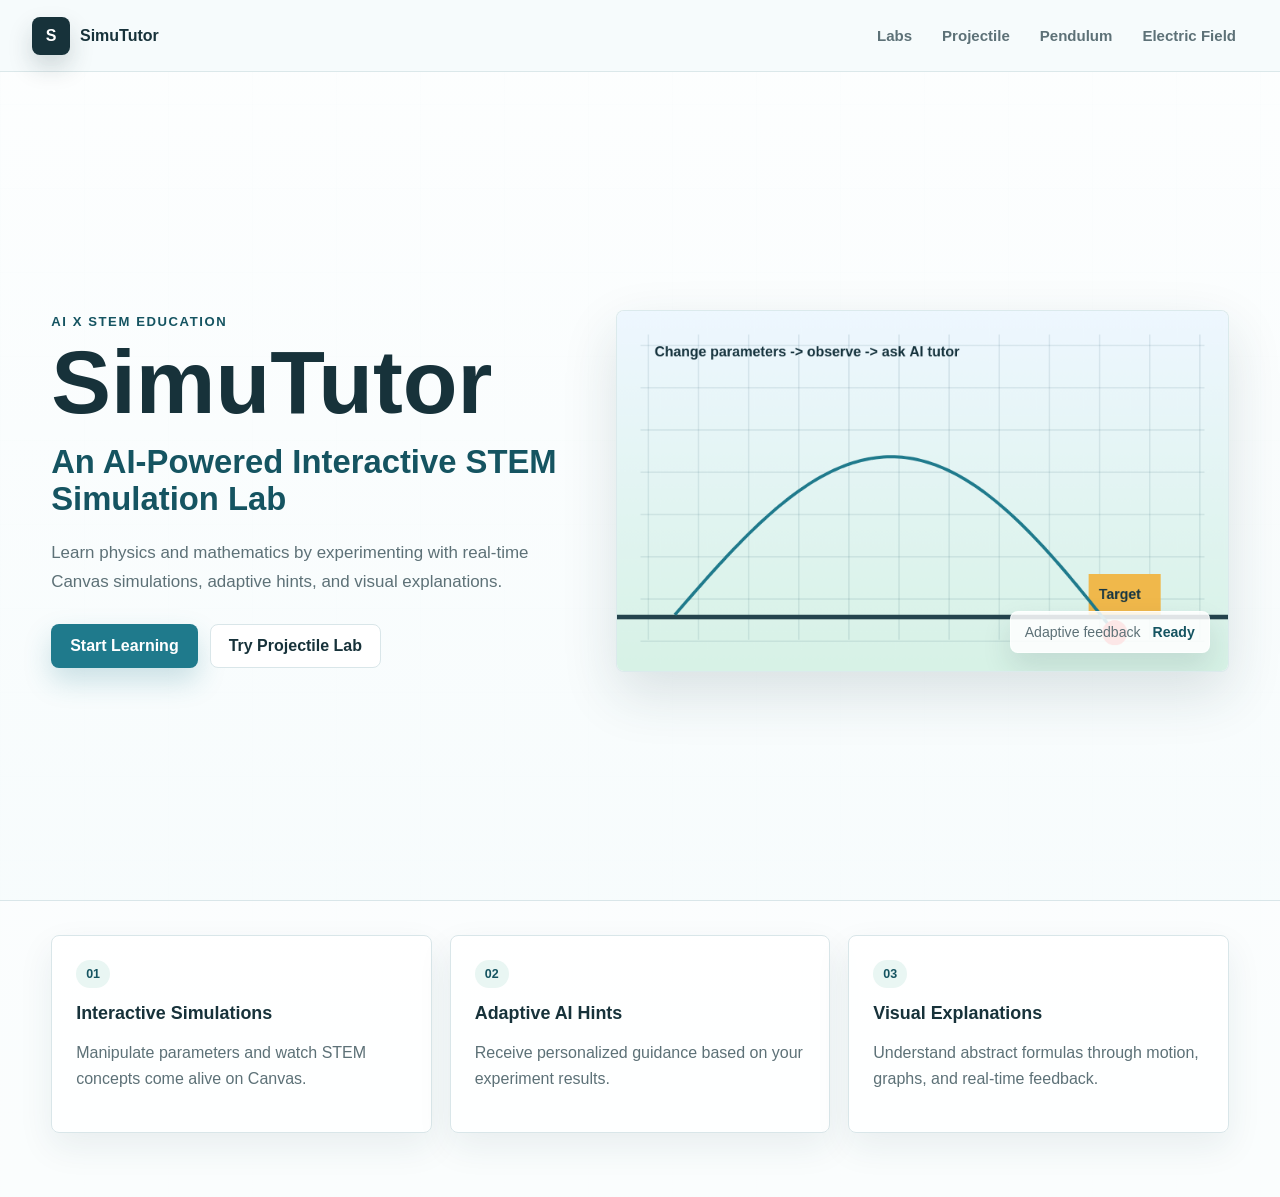
<file: index.html>
<!DOCTYPE html>
<html lang="en">
<head>
  <meta charset="UTF-8">
  <meta name="viewport" content="width=device-width, initial-scale=1.0">
  <title>SimuTutor | AI-Powered STEM Simulation Lab</title>
  <link rel="stylesheet" href="css/style.css">
</head>
<body>
  <header class="topbar">
    <a class="brand" href="index.html" aria-label="SimuTutor home">
      <span class="brand-mark">S</span>
      <span>SimuTutor</span>
    </a>
    <nav class="nav-links" aria-label="Primary navigation">
      <a href="labs.html">Labs</a>
      <a href="projectile.html">Projectile</a>
      <a href="pendulum.html">Pendulum</a>
      <a href="electric-field.html">Electric Field</a>
    </nav>
  </header>

  <main>
    <section class="hero">
      <div class="hero-copy">
        <p class="eyebrow">AI x STEM Education</p>
        <h1>SimuTutor</h1>
        <p class="subtitle">An AI-Powered Interactive STEM Simulation Lab</p>
        <p class="hero-text">Learn physics and mathematics by experimenting with real-time Canvas simulations, adaptive hints, and visual explanations.</p>
        <div class="hero-actions">
          <a class="btn primary" href="labs.html">Start Learning</a>
          <a class="btn secondary" href="projectile.html">Try Projectile Lab</a>
        </div>
      </div>
      <div class="hero-visual" aria-label="Animated STEM simulation preview">
        <canvas id="heroCanvas" width="780" height="460"></canvas>
        <div class="hero-meter">
          <span>Adaptive feedback</span>
          <strong>Ready</strong>
        </div>
      </div>
    </section>

    <section class="feature-band" aria-label="Core features">
      <article class="feature-card">
        <span class="feature-icon">01</span>
        <h2>Interactive Simulations</h2>
        <p>Manipulate parameters and watch STEM concepts come alive on Canvas.</p>
      </article>
      <article class="feature-card">
        <span class="feature-icon">02</span>
        <h2>Adaptive AI Hints</h2>
        <p>Receive personalized guidance based on your experiment results.</p>
      </article>
      <article class="feature-card">
        <span class="feature-icon">03</span>
        <h2>Visual Explanations</h2>
        <p>Understand abstract formulas through motion, graphs, and real-time feedback.</p>
      </article>
    </section>
  </main>

  <script>
    const canvas = document.getElementById("heroCanvas");
    const ctx = canvas.getContext("2d");
    let t = 0;

    function drawHero() {
      const w = canvas.width;
      const h = canvas.height;
      ctx.clearRect(0, 0, w, h);
      const sky = ctx.createLinearGradient(0, 0, 0, h);
      sky.addColorStop(0, "#eef7ff");
      sky.addColorStop(1, "#d7f2e6");
      ctx.fillStyle = sky;
      ctx.fillRect(0, 0, w, h);

      ctx.strokeStyle = "rgba(20, 72, 94, 0.18)";
      ctx.lineWidth = 1;
      for (let x = 40; x < w; x += 64) {
        ctx.beginPath();
        ctx.moveTo(x, 30);
        ctx.lineTo(x, h - 40);
        ctx.stroke();
      }
      for (let y = 44; y < h; y += 54) {
        ctx.beginPath();
        ctx.moveTo(30, y);
        ctx.lineTo(w - 30, y);
        ctx.stroke();
      }

      const ground = h - 72;
      ctx.fillStyle = "#24434d";
      ctx.fillRect(0, ground, w, 6);

      ctx.fillStyle = "#f0b84b";
      ctx.fillRect(w - 178, ground - 52, 92, 52);
      ctx.fillStyle = "#173642";
      ctx.font = "700 18px Inter, sans-serif";
      ctx.fillText("Target", w - 165, ground - 20);

      ctx.strokeStyle = "#1f7a8c";
      ctx.lineWidth = 4;
      ctx.beginPath();
      for (let i = 0; i <= 120; i++) {
        const p = i / 120;
        const x = 74 + p * 570;
        const y = ground - Math.sin(p * Math.PI) * 210 + p * p * 34;
        if (i === 0) ctx.moveTo(x, y);
        else ctx.lineTo(x, y);
      }
      ctx.stroke();

      const p = (Math.sin(t) + 1) / 2;
      const ballX = 74 + p * 570;
      const ballY = ground - Math.sin(p * Math.PI) * 210 + p * p * 34;
      ctx.fillStyle = "#e85555";
      ctx.beginPath();
      ctx.arc(ballX, ballY, 16, 0, Math.PI * 2);
      ctx.fill();

      ctx.fillStyle = "#16333d";
      ctx.font = "600 18px Inter, sans-serif";
      ctx.fillText("Change parameters -> observe -> ask AI tutor", 48, 58);
      t += 0.025;
      requestAnimationFrame(drawHero);
    }

    drawHero();
  </script>
</body>
</html>
</file>
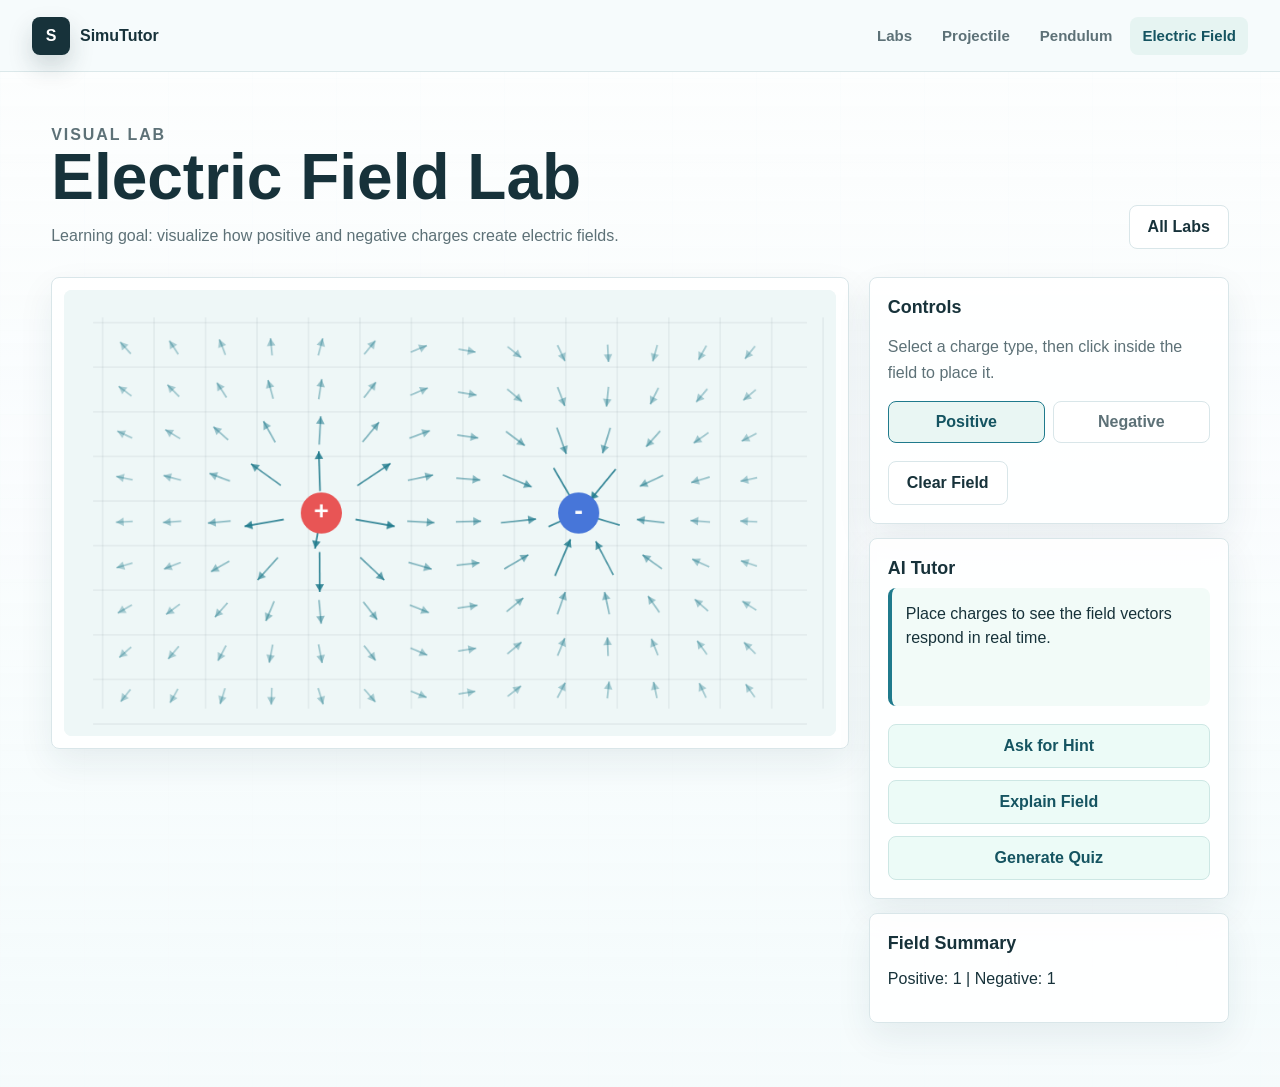
<file: electric-field.html>
<!DOCTYPE html>
<html lang="en">
<head>
  <meta charset="UTF-8">
  <meta name="viewport" content="width=device-width, initial-scale=1.0">
  <title>Electric Field Lab | SimuTutor</title>
  <link rel="stylesheet" href="css/style.css">
</head>
<body>
  <header class="topbar">
    <a class="brand" href="index.html">
      <span class="brand-mark">S</span>
      <span>SimuTutor</span>
    </a>
    <nav class="nav-links" aria-label="Primary navigation">
      <a href="labs.html">Labs</a>
      <a href="projectile.html">Projectile</a>
      <a href="pendulum.html">Pendulum</a>
      <a class="active" href="electric-field.html">Electric Field</a>
    </nav>
  </header>

  <main class="lab-shell">
    <section class="lab-header">
      <div>
        <p class="eyebrow">Visual Lab</p>
        <h1>Electric Field Lab</h1>
        <p>Learning goal: visualize how positive and negative charges create electric fields.</p>
      </div>
      <a class="btn secondary" href="labs.html">All Labs</a>
    </section>

    <section class="workspace">
      <div class="canvas-panel">
        <canvas id="fieldCanvas" width="900" height="520" aria-label="Electric field visualization"></canvas>
      </div>

      <aside class="control-panel" aria-label="Electric field controls">
        <div class="panel-section">
          <h2>Controls</h2>
          <p class="small-copy">Select a charge type, then click inside the field to place it.</p>
          <div class="segmented" role="group" aria-label="Charge type">
            <button class="active" id="positiveMode">Positive</button>
            <button id="negativeMode">Negative</button>
          </div>
          <div class="button-row">
            <button class="btn secondary" id="clearField">Clear Field</button>
          </div>
        </div>

        <div class="panel-section ai-panel">
          <h2>AI Tutor</h2>
          <div id="fieldFeedback" class="feedback">Place charges to see the field vectors respond in real time.</div>
          <div class="button-row vertical">
            <button class="btn tutor" id="fieldHint">Ask for Hint</button>
            <button class="btn tutor" id="fieldExplain">Explain Field</button>
            <button class="btn tutor" id="fieldQuiz">Generate Quiz</button>
          </div>
        </div>

        <div class="panel-section progress-panel">
          <h2>Field Summary</h2>
          <p id="fieldSummary">Positive: 1 | Negative: 1</p>
        </div>
      </aside>
    </section>
  </main>

  <script src="js/storage.js"></script>
  <script src="js/aiTutor.js"></script>
  <script src="js/electricField.js"></script>
</body>
</html>
</file>
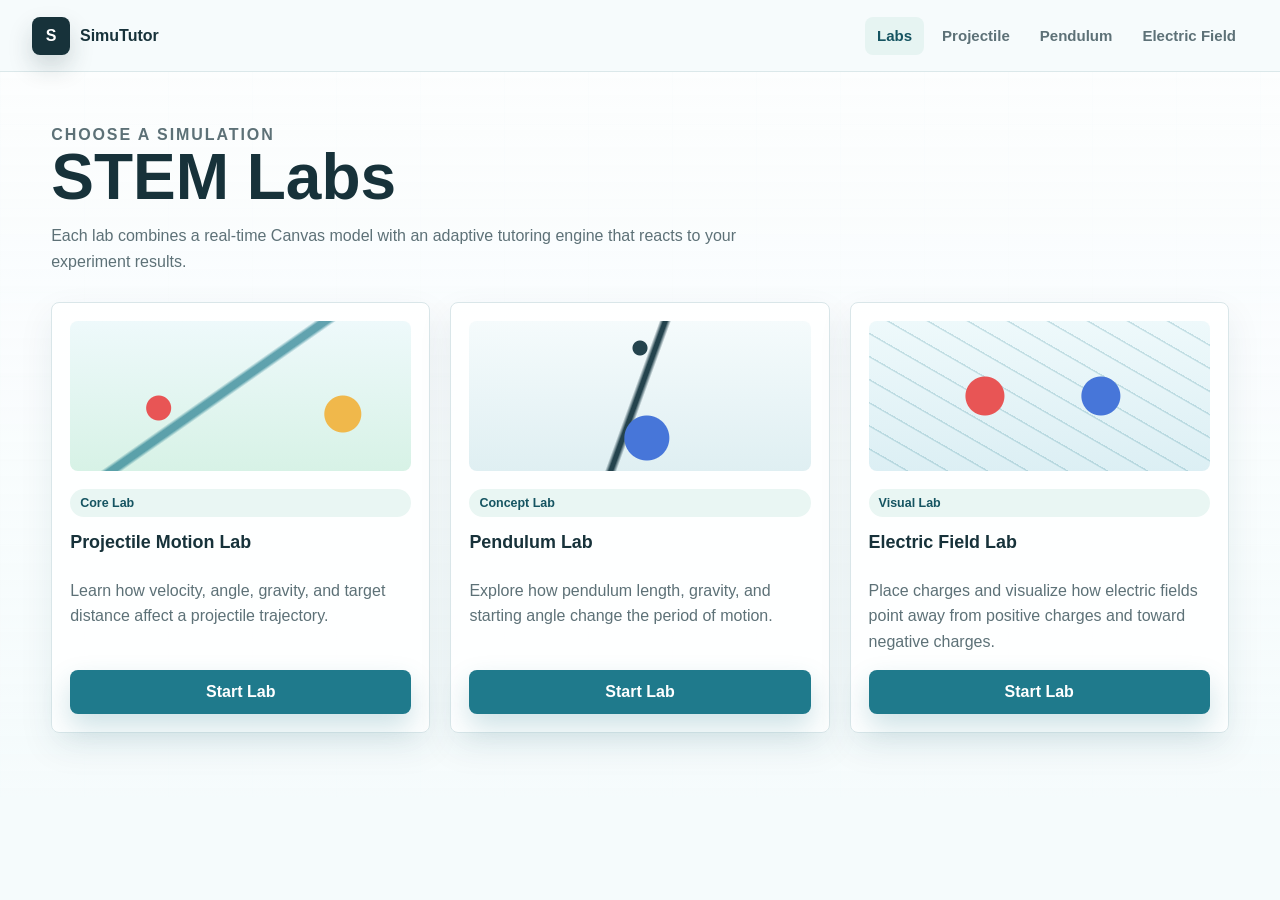
<file: labs.html>
<!DOCTYPE html>
<html lang="en">
<head>
  <meta charset="UTF-8">
  <meta name="viewport" content="width=device-width, initial-scale=1.0">
  <title>Labs | SimuTutor</title>
  <link rel="stylesheet" href="css/style.css">
</head>
<body>
  <header class="topbar">
    <a class="brand" href="index.html">
      <span class="brand-mark">S</span>
      <span>SimuTutor</span>
    </a>
    <nav class="nav-links" aria-label="Primary navigation">
      <a class="active" href="labs.html">Labs</a>
      <a href="projectile.html">Projectile</a>
      <a href="pendulum.html">Pendulum</a>
      <a href="electric-field.html">Electric Field</a>
    </nav>
  </header>

  <main class="page-shell">
    <section class="page-heading">
      <p class="eyebrow">Choose a simulation</p>
      <h1>STEM Labs</h1>
      <p>Each lab combines a real-time Canvas model with an adaptive tutoring engine that reacts to your experiment results.</p>
    </section>

    <section class="lab-grid" aria-label="Available labs">
      <article class="lab-card">
        <div class="mini-scene projectile-scene"></div>
        <div class="difficulty">Core Lab</div>
        <h2>Projectile Motion Lab</h2>
        <p>Learn how velocity, angle, gravity, and target distance affect a projectile trajectory.</p>
        <a class="btn primary" href="projectile.html">Start Lab</a>
      </article>
      <article class="lab-card">
        <div class="mini-scene pendulum-scene"></div>
        <div class="difficulty">Concept Lab</div>
        <h2>Pendulum Lab</h2>
        <p>Explore how pendulum length, gravity, and starting angle change the period of motion.</p>
        <a class="btn primary" href="pendulum.html">Start Lab</a>
      </article>
      <article class="lab-card">
        <div class="mini-scene field-scene"></div>
        <div class="difficulty">Visual Lab</div>
        <h2>Electric Field Lab</h2>
        <p>Place charges and visualize how electric fields point away from positive charges and toward negative charges.</p>
        <a class="btn primary" href="electric-field.html">Start Lab</a>
      </article>
    </section>
  </main>
</body>
</html>
</file>
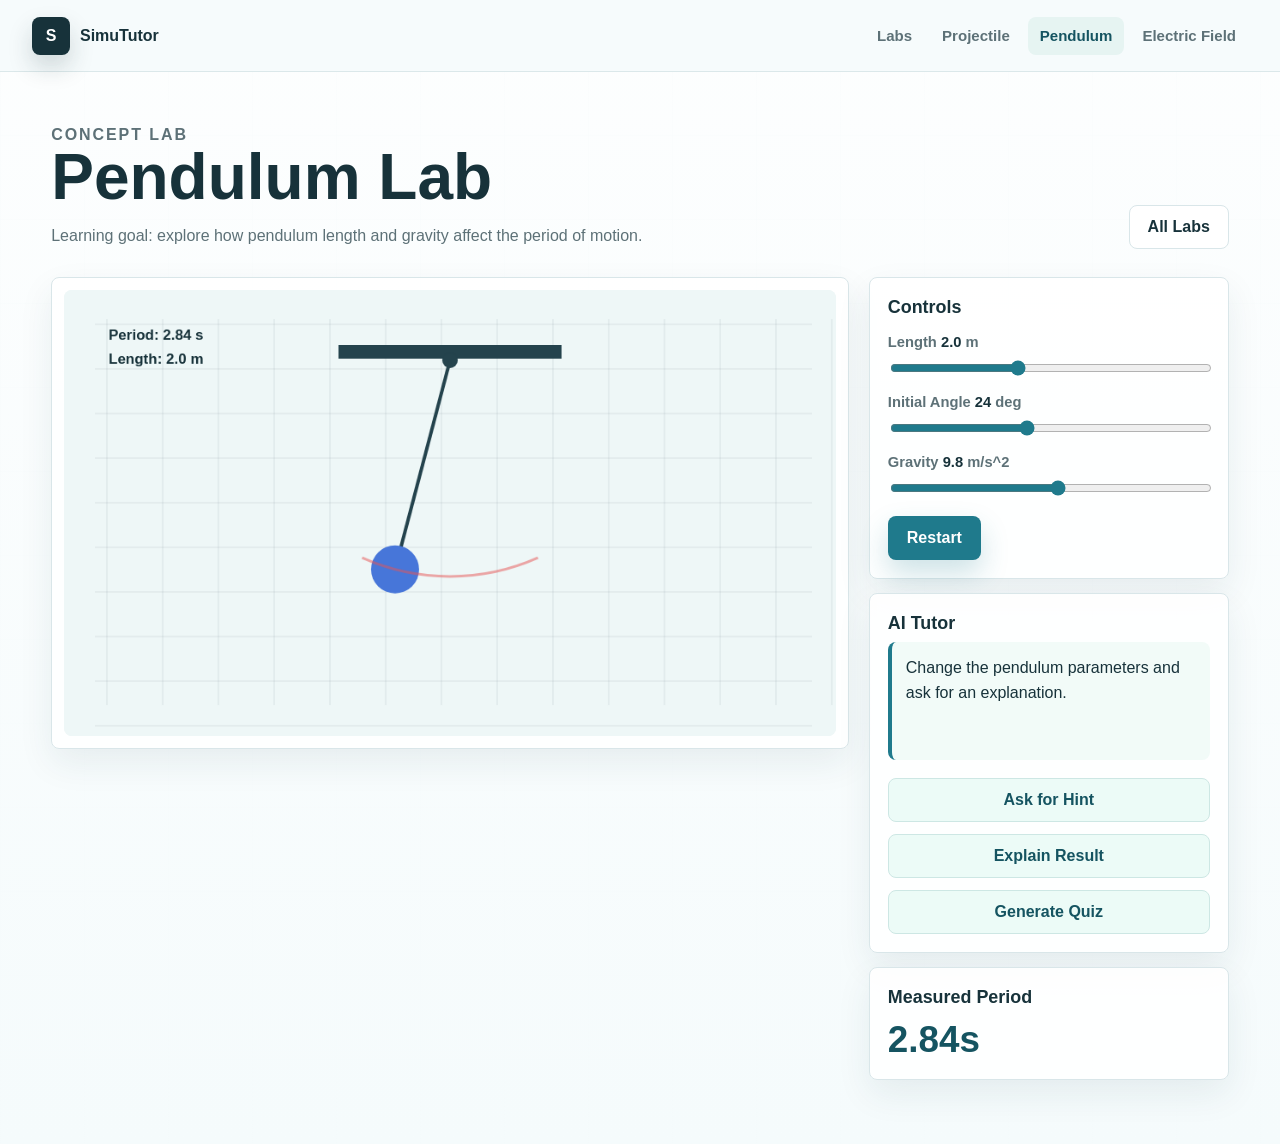
<file: pendulum.html>
<!DOCTYPE html>
<html lang="en">
<head>
  <meta charset="UTF-8">
  <meta name="viewport" content="width=device-width, initial-scale=1.0">
  <title>Pendulum Lab | SimuTutor</title>
  <link rel="stylesheet" href="css/style.css">
</head>
<body>
  <header class="topbar">
    <a class="brand" href="index.html">
      <span class="brand-mark">S</span>
      <span>SimuTutor</span>
    </a>
    <nav class="nav-links" aria-label="Primary navigation">
      <a href="labs.html">Labs</a>
      <a href="projectile.html">Projectile</a>
      <a class="active" href="pendulum.html">Pendulum</a>
      <a href="electric-field.html">Electric Field</a>
    </nav>
  </header>

  <main class="lab-shell">
    <section class="lab-header">
      <div>
        <p class="eyebrow">Concept Lab</p>
        <h1>Pendulum Lab</h1>
        <p>Learning goal: explore how pendulum length and gravity affect the period of motion.</p>
      </div>
      <a class="btn secondary" href="labs.html">All Labs</a>
    </section>

    <section class="workspace">
      <div class="canvas-panel">
        <canvas id="pendulumCanvas" width="900" height="520" aria-label="Pendulum simulation"></canvas>
      </div>

      <aside class="control-panel" aria-label="Pendulum controls">
        <div class="panel-section">
          <h2>Controls</h2>
          <label class="range-row">
            <span>Length <strong id="lengthValue">2.0</strong> m</span>
            <input id="length" type="range" min="0.7" max="4" step="0.1" value="2">
          </label>
          <label class="range-row">
            <span>Initial Angle <strong id="startAngleValue">24</strong> deg</span>
            <input id="startAngle" type="range" min="5" max="50" value="24">
          </label>
          <label class="range-row">
            <span>Gravity <strong id="pendulumGravityValue">9.8</strong> m/s^2</span>
            <input id="pendulumGravity" type="range" min="3" max="16" step="0.1" value="9.8">
          </label>
          <div class="button-row">
            <button class="btn primary" id="restartPendulum">Restart</button>
          </div>
        </div>

        <div class="panel-section ai-panel">
          <h2>AI Tutor</h2>
          <div id="pendulumFeedback" class="feedback">Change the pendulum parameters and ask for an explanation.</div>
          <div class="button-row vertical">
            <button class="btn tutor" id="pendulumHint">Ask for Hint</button>
            <button class="btn tutor" id="pendulumExplain">Explain Result</button>
            <button class="btn tutor" id="pendulumQuiz">Generate Quiz</button>
          </div>
        </div>

        <div class="panel-section progress-panel">
          <h2>Measured Period</h2>
          <p class="big-stat"><span id="periodValue">2.84</span>s</p>
        </div>
      </aside>
    </section>
  </main>

  <script src="js/storage.js"></script>
  <script src="js/aiTutor.js"></script>
  <script src="js/pendulum.js"></script>
</body>
</html>
</file>
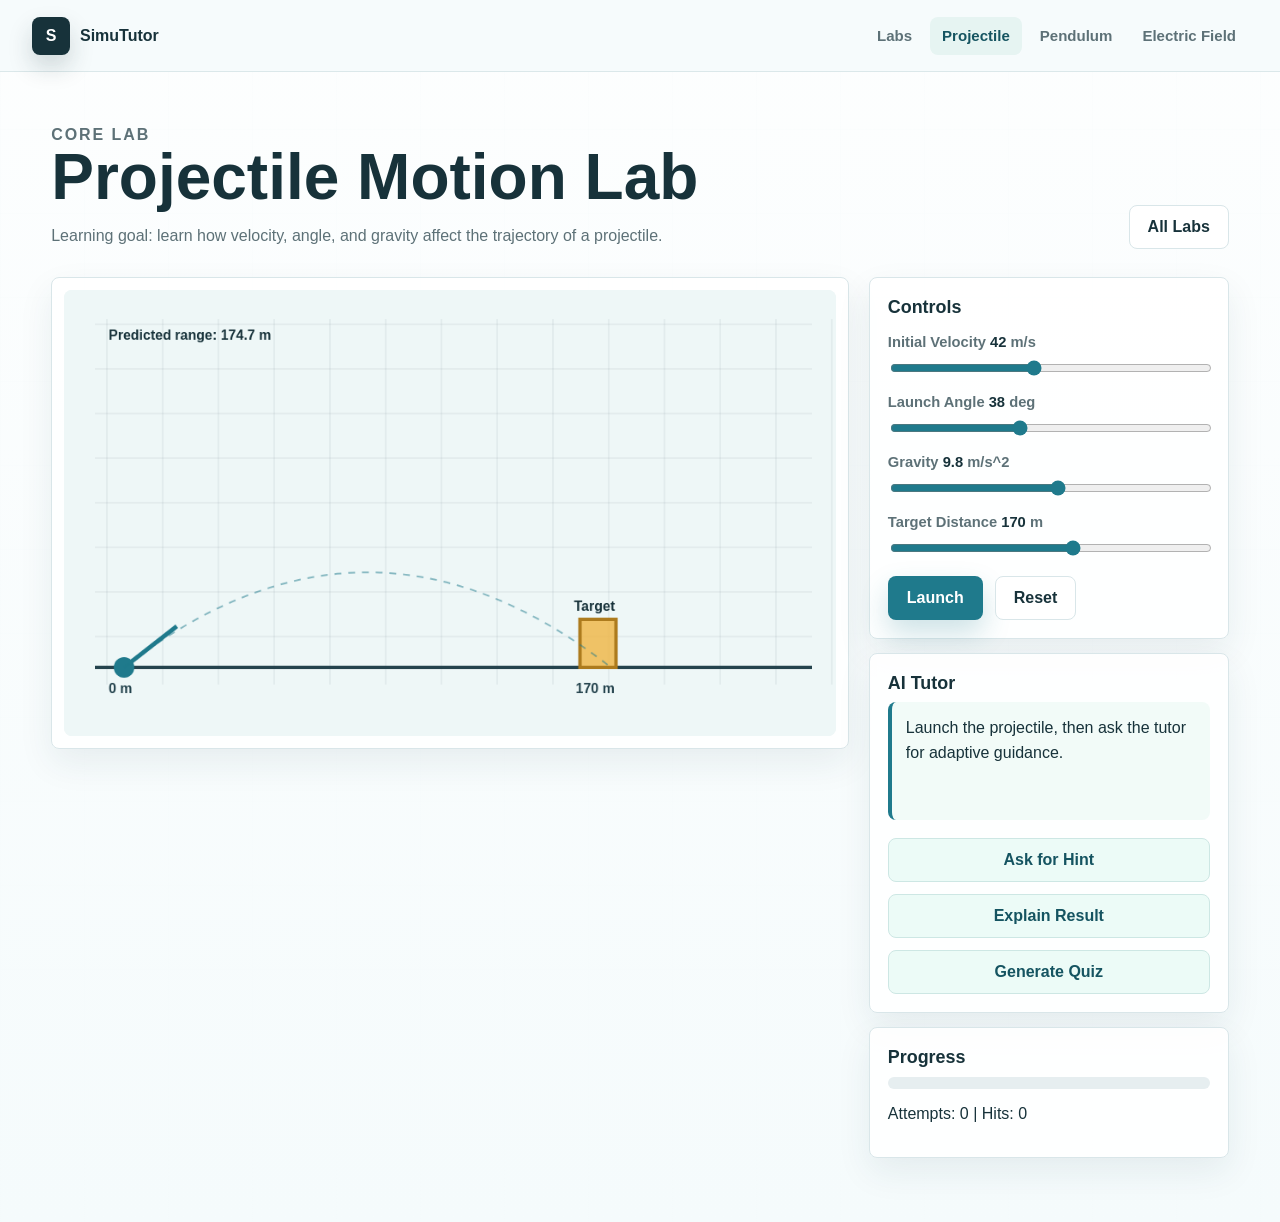
<file: projectile.html>
<!DOCTYPE html>
<html lang="en">
<head>
  <meta charset="UTF-8">
  <meta name="viewport" content="width=device-width, initial-scale=1.0">
  <title>Projectile Motion Lab | SimuTutor</title>
  <link rel="stylesheet" href="css/style.css">
</head>
<body>
  <header class="topbar">
    <a class="brand" href="index.html">
      <span class="brand-mark">S</span>
      <span>SimuTutor</span>
    </a>
    <nav class="nav-links" aria-label="Primary navigation">
      <a href="labs.html">Labs</a>
      <a class="active" href="projectile.html">Projectile</a>
      <a href="pendulum.html">Pendulum</a>
      <a href="electric-field.html">Electric Field</a>
    </nav>
  </header>

  <main class="lab-shell">
    <section class="lab-header">
      <div>
        <p class="eyebrow">Core Lab</p>
        <h1>Projectile Motion Lab</h1>
        <p>Learning goal: learn how velocity, angle, and gravity affect the trajectory of a projectile.</p>
      </div>
      <a class="btn secondary" href="labs.html">All Labs</a>
    </section>

    <section class="workspace">
      <div class="canvas-panel">
        <canvas id="projectileCanvas" width="900" height="520" aria-label="Projectile motion simulation"></canvas>
      </div>

      <aside class="control-panel" aria-label="Projectile controls">
        <div class="panel-section">
          <h2>Controls</h2>
          <label class="range-row">
            <span>Initial Velocity <strong id="velocityValue">42</strong> m/s</span>
            <input id="velocity" type="range" min="18" max="72" value="42">
          </label>
          <label class="range-row">
            <span>Launch Angle <strong id="angleValue">38</strong> deg</span>
            <input id="angle" type="range" min="10" max="80" value="38">
          </label>
          <label class="range-row">
            <span>Gravity <strong id="gravityValue">9.8</strong> m/s^2</span>
            <input id="gravity" type="range" min="3" max="16" step="0.1" value="9.8">
          </label>
          <label class="range-row">
            <span>Target Distance <strong id="targetValue">170</strong> m</span>
            <input id="target" type="range" min="90" max="230" value="170">
          </label>
          <div class="button-row">
            <button class="btn primary" id="launchBtn">Launch</button>
            <button class="btn secondary" id="resetBtn">Reset</button>
          </div>
        </div>

        <div class="panel-section ai-panel">
          <h2>AI Tutor</h2>
          <div id="projectileFeedback" class="feedback">Launch the projectile, then ask the tutor for adaptive guidance.</div>
          <div class="button-row vertical">
            <button class="btn tutor" id="hintBtn">Ask for Hint</button>
            <button class="btn tutor" id="explainBtn">Explain Result</button>
            <button class="btn tutor" id="quizBtn">Generate Quiz</button>
          </div>
        </div>

        <div class="panel-section progress-panel">
          <h2>Progress</h2>
          <div class="progress-track"><span id="projectileProgress"></span></div>
          <p id="projectileScore">Attempts: 0 | Hits: 0</p>
        </div>
      </aside>
    </section>
  </main>

  <script src="js/storage.js"></script>
  <script src="js/aiTutor.js"></script>
  <script src="js/projectile.js"></script>
</body>
</html>
</file>
<file: css/style.css>
:root {
  --ink: #17323a;
  --muted: #5d7177;
  --paper: #f5fbfc;
  --panel: #ffffff;
  --line: #d9e6e9;
  --teal: #1f7a8c;
  --teal-dark: #155461;
  --mint: #84cdb4;
  --amber: #f0b84b;
  --coral: #e85555;
  --blue: #4776d9;
  --shadow: 0 22px 55px rgba(29, 63, 72, 0.14);
}

* {
  box-sizing: border-box;
}

html {
  min-width: 320px;
  background: var(--paper);
  color: var(--ink);
  font-family: "Inter", "Segoe UI", Arial, sans-serif;
}

body {
  margin: 0;
  background:
    linear-gradient(180deg, rgba(255, 255, 255, 0.78), rgba(245, 251, 252, 0.96)),
    repeating-linear-gradient(90deg, rgba(31, 122, 140, 0.04) 0 1px, transparent 1px 84px),
    repeating-linear-gradient(0deg, rgba(31, 122, 140, 0.04) 0 1px, transparent 1px 84px);
}

a {
  color: inherit;
  text-decoration: none;
}

button,
input {
  font: inherit;
}

.topbar {
  position: sticky;
  top: 0;
  z-index: 20;
  display: flex;
  align-items: center;
  justify-content: space-between;
  min-height: 72px;
  padding: 0 32px;
  border-bottom: 1px solid rgba(217, 230, 233, 0.88);
  background: rgba(245, 251, 252, 0.86);
  backdrop-filter: blur(16px);
}

.brand {
  display: inline-flex;
  align-items: center;
  gap: 10px;
  font-weight: 800;
  letter-spacing: 0;
}

.brand-mark {
  display: grid;
  width: 38px;
  height: 38px;
  place-items: center;
  border-radius: 8px;
  background: var(--ink);
  color: white;
  box-shadow: 0 12px 24px rgba(23, 50, 58, 0.18);
}

.nav-links {
  display: flex;
  align-items: center;
  gap: 6px;
  flex-wrap: wrap;
  justify-content: flex-end;
}

.nav-links a {
  display: inline-flex;
  min-height: 38px;
  align-items: center;
  padding: 0 12px;
  border-radius: 8px;
  color: var(--muted);
  font-size: 0.94rem;
  font-weight: 700;
}

.nav-links a:hover,
.nav-links a.active {
  background: #e6f4f2;
  color: var(--teal-dark);
}

.hero {
  display: grid;
  grid-template-columns: minmax(300px, 0.92fr) minmax(420px, 1.08fr);
  gap: 42px;
  align-items: center;
  min-height: calc(100vh - 72px);
  padding: 58px clamp(22px, 4vw, 72px) 48px;
}

.hero-copy {
  max-width: 650px;
}

.eyebrow {
  margin: 0 0 12px;
  color: var(--teal-dark);
  font-size: 0.82rem;
  font-weight: 800;
  letter-spacing: 0.12em;
  text-transform: uppercase;
}

h1,
h2,
p {
  overflow-wrap: anywhere;
}

h1 {
  margin: 0;
  color: var(--ink);
  font-size: clamp(3.2rem, 7vw, 6.7rem);
  line-height: 0.93;
  letter-spacing: 0;
}

.subtitle {
  margin: 20px 0 0;
  color: var(--teal-dark);
  font-size: clamp(1.25rem, 2.6vw, 2.05rem);
  font-weight: 800;
  line-height: 1.12;
}

.hero-text {
  max-width: 560px;
  margin: 22px 0 0;
  color: var(--muted);
  font-size: 1.06rem;
  line-height: 1.68;
}

.hero-actions,
.button-row {
  display: flex;
  gap: 12px;
  flex-wrap: wrap;
  margin-top: 28px;
}

.button-row {
  margin-top: 18px;
}

.button-row.vertical {
  flex-direction: column;
}

.btn {
  display: inline-flex;
  min-height: 44px;
  align-items: center;
  justify-content: center;
  gap: 8px;
  padding: 0 18px;
  border: 1px solid transparent;
  border-radius: 8px;
  cursor: pointer;
  font-weight: 800;
  letter-spacing: 0;
  transition: transform 160ms ease, box-shadow 160ms ease, background 160ms ease;
}

.btn:hover {
  transform: translateY(-1px);
}

.btn.primary {
  background: var(--teal);
  color: white;
  box-shadow: 0 13px 28px rgba(31, 122, 140, 0.22);
}

.btn.secondary {
  border-color: var(--line);
  background: white;
  color: var(--ink);
}

.btn.tutor {
  width: 100%;
  border-color: #cde7e4;
  background: #ecfbf7;
  color: var(--teal-dark);
}

.hero-visual {
  position: relative;
  min-width: 0;
  border: 1px solid rgba(31, 122, 140, 0.16);
  border-radius: 8px;
  background: white;
  box-shadow: var(--shadow);
  overflow: hidden;
}

.hero-visual canvas {
  display: block;
  width: 100%;
  height: auto;
}

.hero-meter {
  position: absolute;
  right: 18px;
  bottom: 18px;
  display: flex;
  align-items: center;
  gap: 12px;
  min-height: 42px;
  padding: 0 14px;
  border: 1px solid rgba(255, 255, 255, 0.65);
  border-radius: 8px;
  background: rgba(255, 255, 255, 0.86);
  color: var(--muted);
  font-size: 0.88rem;
  box-shadow: 0 14px 30px rgba(23, 50, 58, 0.12);
}

.hero-meter strong {
  color: var(--teal-dark);
}

.feature-band,
.page-shell,
.lab-shell {
  padding: 34px clamp(18px, 4vw, 72px) 64px;
}

.feature-band {
  display: grid;
  grid-template-columns: repeat(3, minmax(0, 1fr));
  gap: 18px;
  border-top: 1px solid var(--line);
  background: rgba(255, 255, 255, 0.54);
}

.feature-card,
.lab-card,
.panel-section,
.canvas-panel {
  border: 1px solid var(--line);
  border-radius: 8px;
  background: rgba(255, 255, 255, 0.9);
  box-shadow: 0 14px 35px rgba(29, 63, 72, 0.08);
}

.feature-card {
  padding: 24px;
}

.feature-icon,
.difficulty {
  display: inline-flex;
  min-height: 28px;
  align-items: center;
  padding: 0 10px;
  border-radius: 999px;
  background: #e9f6f3;
  color: var(--teal-dark);
  font-size: 0.78rem;
  font-weight: 800;
}

.feature-card h2,
.lab-card h2,
.panel-section h2 {
  margin: 14px 0 8px;
  color: var(--ink);
  font-size: 1.12rem;
  line-height: 1.25;
}

.feature-card p,
.lab-card p,
.page-heading p,
.lab-header p,
.small-copy {
  color: var(--muted);
  line-height: 1.6;
}

.page-heading,
.lab-header {
  display: flex;
  align-items: flex-end;
  justify-content: space-between;
  gap: 24px;
  margin-bottom: 28px;
}

.page-heading {
  display: block;
  max-width: 850px;
}

.page-heading h1,
.lab-header h1 {
  font-size: clamp(2.45rem, 5vw, 4.6rem);
}

.page-heading p,
.lab-header p {
  max-width: 720px;
  margin: 16px 0 0;
  font-size: 1rem;
}

.lab-grid {
  display: grid;
  grid-template-columns: repeat(3, minmax(0, 1fr));
  gap: 20px;
}

.lab-card {
  display: flex;
  flex-direction: column;
  min-height: 430px;
  padding: 18px;
}

.lab-card .btn {
  width: 100%;
  margin-top: auto;
}

.mini-scene {
  min-height: 150px;
  margin-bottom: 18px;
  border-radius: 8px;
  background: #e9f6f3;
  overflow: hidden;
}

.projectile-scene {
  background:
    radial-gradient(circle at 80% 62%, var(--amber) 0 18px, transparent 19px),
    radial-gradient(circle at 26% 58%, var(--coral) 0 12px, transparent 13px),
    linear-gradient(145deg, transparent 0 44%, rgba(31, 122, 140, 0.68) 45% 47%, transparent 48%),
    linear-gradient(180deg, #eef9fb, #d7f2e6);
}

.pendulum-scene {
  background:
    radial-gradient(circle at 52% 78%, var(--blue) 0 22px, transparent 23px),
    linear-gradient(110deg, transparent 0 48%, #24434d 49% 50%, transparent 51%),
    radial-gradient(circle at 50% 18%, #24434d 0 7px, transparent 8px),
    linear-gradient(180deg, #f5fbfc, #dfeff2);
}

.field-scene {
  background:
    radial-gradient(circle at 34% 50%, var(--coral) 0 19px, transparent 20px),
    radial-gradient(circle at 68% 50%, var(--blue) 0 19px, transparent 20px),
    repeating-linear-gradient(30deg, transparent 0 18px, rgba(31, 122, 140, 0.2) 19px 20px),
    linear-gradient(180deg, #eef9fb, #dceff4);
}

.workspace {
  display: grid;
  grid-template-columns: minmax(0, 1fr) minmax(310px, 360px);
  gap: 20px;
  align-items: start;
}

.canvas-panel {
  min-width: 0;
  padding: 12px;
}

.canvas-panel canvas {
  display: block;
  width: 100%;
  height: auto;
  min-height: 340px;
  border-radius: 8px;
  background: #eef7f7;
}

.control-panel {
  display: grid;
  gap: 14px;
}

.panel-section {
  padding: 18px;
}

.panel-section h2 {
  margin-top: 0;
}

.range-row {
  display: grid;
  gap: 8px;
  margin-top: 16px;
  color: var(--muted);
  font-size: 0.92rem;
  font-weight: 700;
}

.range-row strong {
  color: var(--ink);
}

input[type="range"] {
  width: 100%;
  accent-color: var(--teal);
}

.feedback {
  min-height: 118px;
  padding: 14px;
  border-left: 4px solid var(--teal);
  border-radius: 8px;
  background: #f2fbf8;
  color: var(--ink);
  line-height: 1.55;
}

.progress-track {
  width: 100%;
  height: 12px;
  border-radius: 999px;
  background: #e6eef0;
  overflow: hidden;
}

.progress-track span {
  display: block;
  width: 0%;
  height: 100%;
  border-radius: inherit;
  background: linear-gradient(90deg, var(--teal), var(--mint));
  transition: width 220ms ease;
}

.big-stat {
  margin: 10px 0 0;
  color: var(--teal-dark);
  font-size: 2.3rem;
  font-weight: 800;
}

.segmented {
  display: grid;
  grid-template-columns: 1fr 1fr;
  gap: 8px;
  margin-top: 14px;
}

.segmented button {
  min-height: 42px;
  border: 1px solid var(--line);
  border-radius: 8px;
  background: white;
  color: var(--muted);
  cursor: pointer;
  font-weight: 800;
}

.segmented button.active {
  border-color: var(--teal);
  background: #e9f6f3;
  color: var(--teal-dark);
}

@media (max-width: 980px) {
  .hero,
  .workspace,
  .feature-band,
  .lab-grid {
    grid-template-columns: 1fr;
  }

  .hero {
    min-height: auto;
  }

  .lab-header {
    align-items: flex-start;
    flex-direction: column;
  }
}

@media (max-width: 720px) {
  .topbar {
    align-items: flex-start;
    flex-direction: column;
    gap: 12px;
    padding: 16px 18px;
  }

  .nav-links {
    justify-content: flex-start;
  }

  .nav-links a {
    padding: 0 9px;
    font-size: 0.86rem;
  }

  .hero,
  .feature-band,
  .page-shell,
  .lab-shell {
    padding-left: 16px;
    padding-right: 16px;
  }

  .hero-actions .btn,
  .button-row .btn {
    width: 100%;
  }

  .hero-meter {
    left: 12px;
    right: 12px;
    justify-content: space-between;
  }
}
</file>
